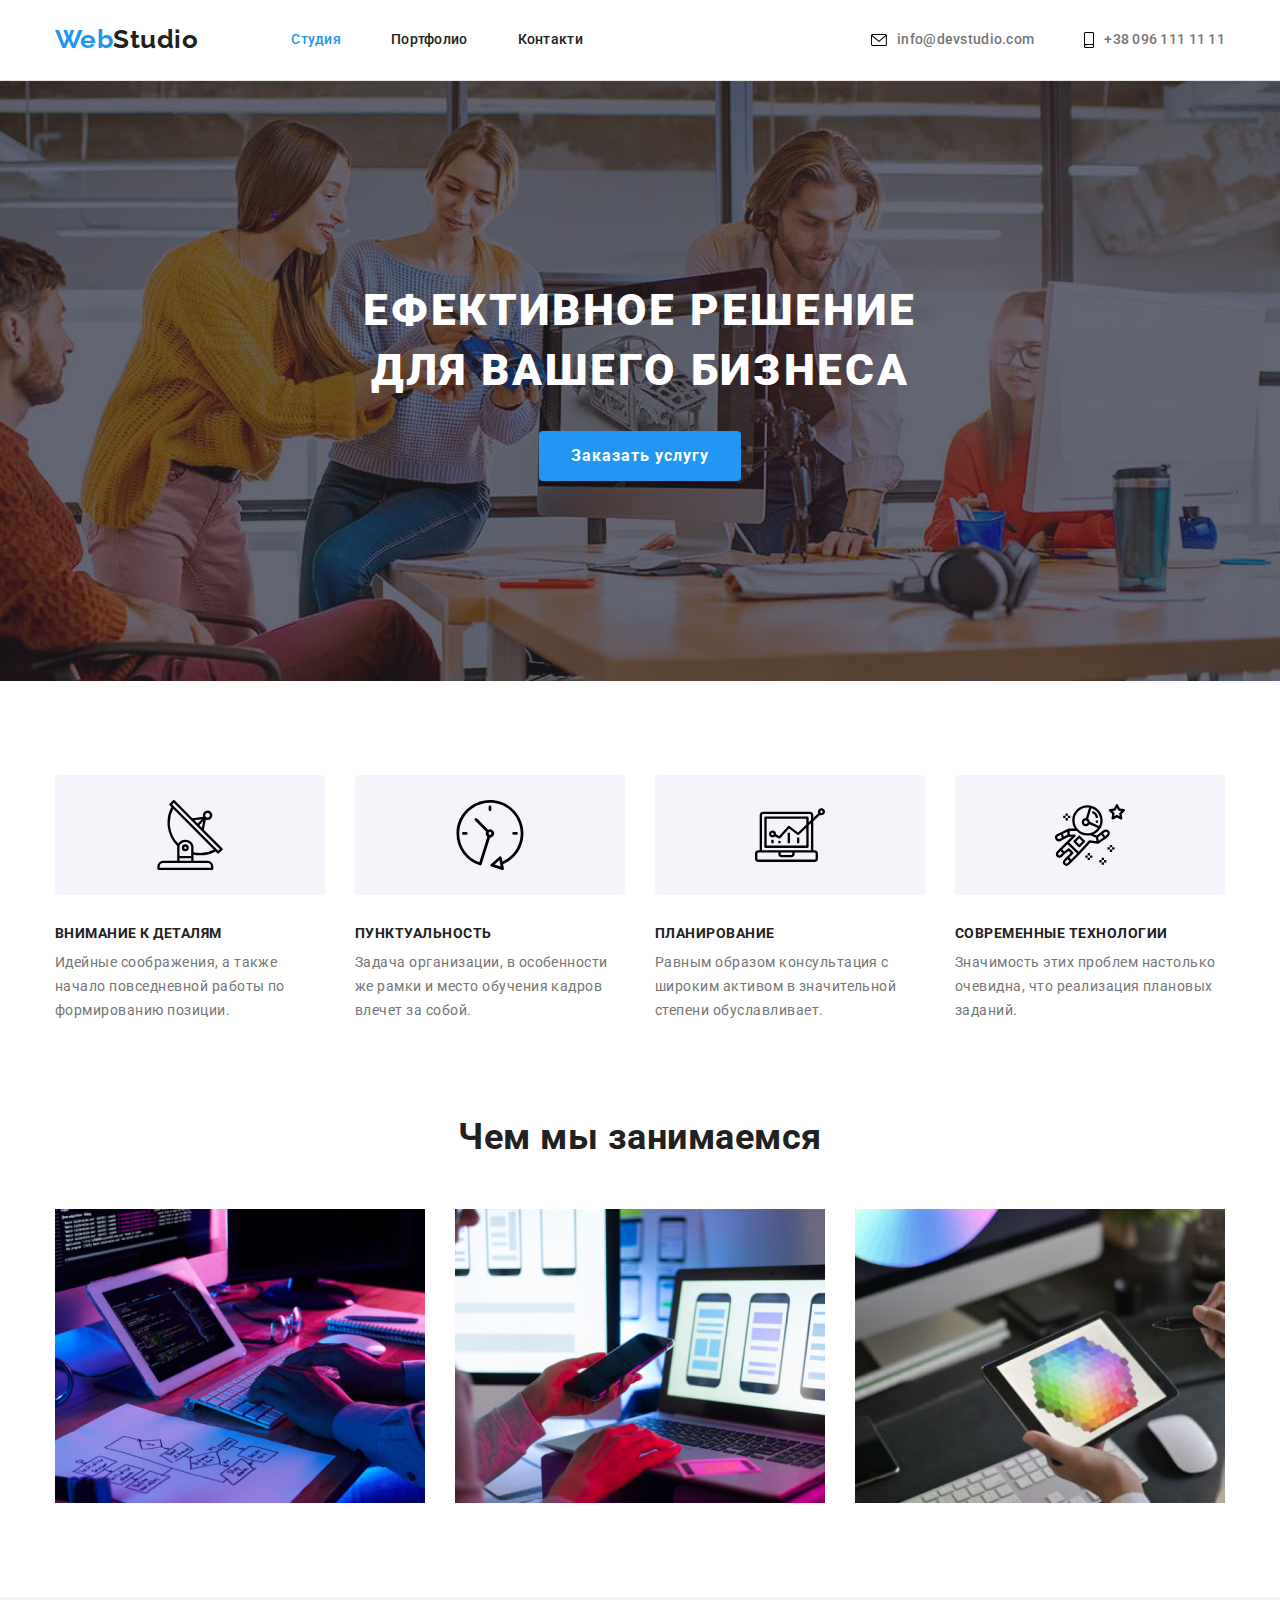
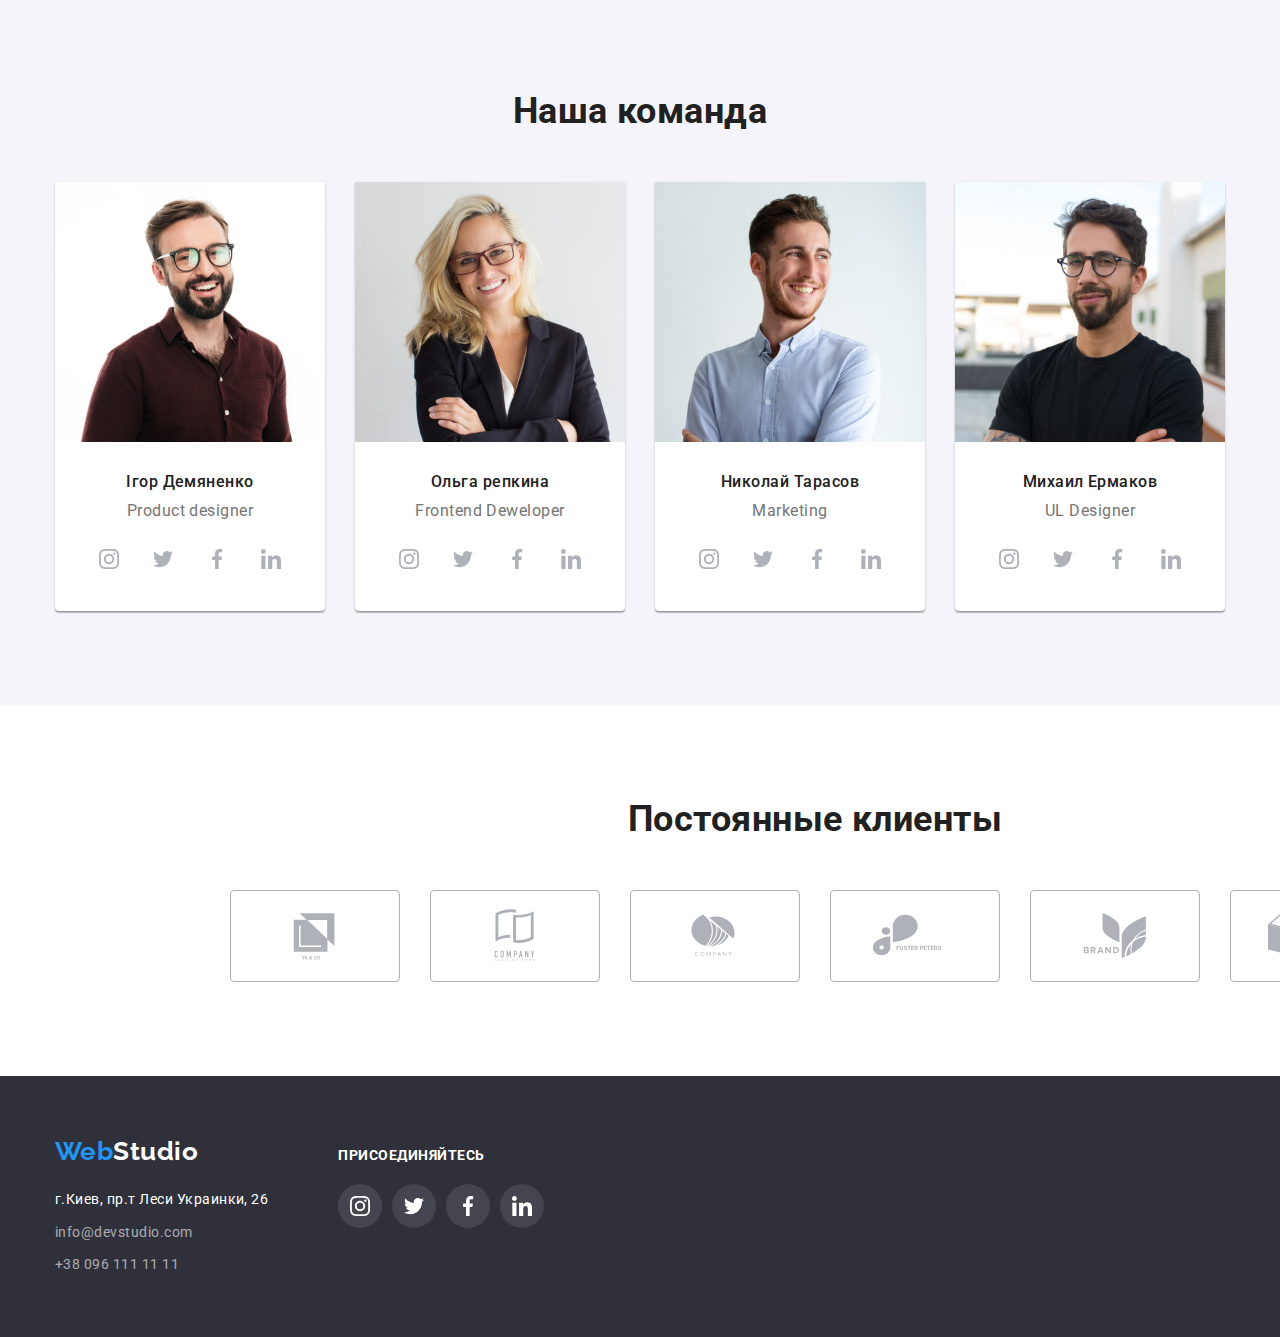
<file: index.html>
<!DOCTYPE html>
<html lang="ru">
  <head>
    <meta charset="UTF-8" />
    <meta http-equiv="X-UA-Compatible" content="IE=edge" />
    <meta name="viewport" content="width=device-width, initial-scale=1.0" />
    <title>WebStudio</title>
    <link rel="preconnect" href="https://fonts.googleapis.com" />
    <link rel="preconnect" href="https://fonts.gstatic.com" crossorigin />
    <link
      href="https://fonts.googleapis.com/css2?family=Raleway:wght@700&family=Roboto:wght@400;500;700;900&display=swap"
      rel="stylesheet"
    />
    <link
      rel="stylesheet"
      href="https://cdnjs.cloudflare.com/ajax/libs/modern-normalize/1.1.0/modern-normalize.min.css"
    />
    <link rel="stylesheet" href="./css/styles.css" />
  </head>
  <body>
    <!-- Header -->
    <header class="header">
      <div class="container head-nav">
        <nav class="head-nav">
          <a class="logo-top" href="./index.html"><span class="web">Web</span>Studio</a>
          <ul class="navigation">
            <li class="nav-item">
              <a class="nav-link current" href="./index.html">Студия</a>
            </li>
            <li class="nav-item">
              <a class="nav-link" href="./portfolio.html">Портфолио</a>
            </li>
            <li class="nav-item">
              <a class="nav-link" href="./portfolio.html">Контакти</a>
            </li>
          </ul>
        </nav>
        <ul class="contact-list">
          <li class="contact-item">
            <a class="top-contact" href="mailto:info@devstudio.com">
              <svg class="mail" width="16" height="12">
                <use href="./images/decoration/icons/symbol-defs.svg#icon-envelope"></use>
              </svg>
              info@devstudio.com
            </a>
          </li>
          <li class="contact-item">
            <a class="top-contact" href="tel:+380961111111">
              <svg class="phone" width="10" height="16">
                <use href="./images/decoration/icons/symbol-defs.svg#icon-smartphone"></use>
              </svg>
              +38 096 111 11 11</a
            >
          </li>
        </ul>
      </div>
    </header>
    <!--title-->

    <main>
      <section class="first-sec background">
        <div class="container hero">
          <h1 class="main-title">
            Eфективное решение<br />
            для вашего бизнеса
          </h1>
          <button class="btn primary" type="button" data-modal-open>Заказать услугу</button>
        </div>
      </section>

      <!--Advantages-->
      <section class="advantages section">
        <div class="container advant">
          <h2 class="hidden">Преимущества</h2>
          <ul class="advantages-list">
            <li class="adv-item">
              <div class="devices">
                <svg class="dev-icon" width="70" height="70">
                  <use href="./images/decoration/icons/symbol-defs.svg#icon-antenna"></use>
                </svg>
              </div>

              <h3 class="advantages-title">Внимание к деталям</h3>
              <p class="advantages-text">
                Идейные соображения, а также начало повседневной работы по формированию позиции.
              </p>
            </li>
            <li class="adv-item">
              <div class="devices">
                <svg class="dev-icon" width="70" height="70">
                  <use href="./images/decoration/icons/symbol-defs.svg#icon-clock"></use>
                </svg>
              </div>
              <h3 class="advantages-title">Пунктуальность</h3>
              <p class="advantages-text">
                Задача организации, в особенности же рамки и место обучения кадров влечет за собой.
              </p>
            </li>
            <li class="adv-item diagram">
              <div class="devices">
                <svg class="dev-icon" width="70" height="70">
                  <use href="./images/decoration/icons/symbol-defs.svg#icon-diagram"></use>
                </svg>
              </div>
              <h3 class="advantages-title">Планирование</h3>
              <p class="advantages-text">
                Равным образом консультация с широким активом в значительной степени обуславливает.
              </p>
            </li>
            <li class="adv-item astronaut">
              <div class="devices">
                <svg class="dev-icon" width="70" height="70">
                  <use href="./images/decoration/icons/symbol-defs.svg#icon-astronaut"></use>
                </svg>
              </div>
              <h3 class="advantages-title">Современные технологии</h3>
              <p class="advantages-text">
                Значимость этих проблем настолько очевидна, что реализация плановых заданий.
              </p>
            </li>
          </ul>
        </div>
      </section>

      <!--our-work-->
      <section class="our-work">
        <div class="container">
          <h2 class="section-title">Чем мы занимаемся</h2>
          <ul class="work-list">
            <li class="img-item">
              <img class="work-image" src="./images/work/box1.jpg" alt="разметка" />
            </li>
            <li class="img-item">
              <img class="work-image" src="./images/work/box2.jpg" alt="подбор стилей" />
            </li>
            <li class="img-item">
              <img class="work-image" src="./images/work/box3.jpg" alt="подбор цветов" />
            </li>
          </ul>
        </div>
      </section>
      <!--Our-team-->
      <section class="our-members section">
        <div class="container">
          <h2 class="section-title">Наша команда</h2>
          <ul class="img-list">
            <li class="team-item">
              <img src="./images/employees/emp1.jpg" alt="Ігор Демяненко" width="270" />
              <h3 class="mbr-name">Ігор Демяненко</h3>
              <p class="mbr-text">Product designer</p>

              <ul class="socials">
                <li class="comapnies-item">
                  <a class="icon-link" href="https://www.instagram.com">
                    <svg class="inst-icon" width="20" height="20px">
                      <use href="./images/decoration/icons/symbol-defs.svg#icon-inst"></use>
                    </svg>
                  </a>
                </li>
                <li class="comapnies-item">
                  <a class="icon-link" href="https://www.twitter.com">
                    <svg class="twit-icon" width="20" height="20px">
                      <use href="./images/decoration/icons/symbol-defs.svg#icon-twit"></use>
                    </svg>
                  </a>
                </li>
                <li class="comapnies-item">
                  <a class="icon-link" href="https://www.facebook.com">
                    <svg class="face-icon" width="20" height="20px">
                      <use href="./images/decoration/icons/symbol-defs.svg#icon-face"></use>
                    </svg>
                  </a>
                </li>
                <li class="comapnies-item">
                  <a class="icon-link" href="https://www.linkedin.com">
                    <svg class="in-icon" width="20" height="20px">
                      <use href="./images/decoration/icons/symbol-defs.svg#icon-in"></use>
                    </svg>
                  </a>
                </li>
              </ul>
            </li>
            <li class="team-item">
              <img src="./images/employees/emp2.jpg" alt="Ольга репкина" width="270" />
              <h3 class="mbr-name">Ольга репкина</h3>
              <p class="mbr-text">Frontend Deweloper</p>
              <ul class="socials">
                <li class="comapnies-item">
                  <a class="icon-link" href="https://www.instagram.com">
                    <svg class="inst-icon" width="20" height="20px">
                      <use href="./images/decoration/icons/symbol-defs.svg#icon-inst"></use>
                    </svg>
                  </a>
                </li>
                <li class="comapnies-item">
                  <a class="icon-link" href="https://www.twitter.com">
                    <svg class="twit-icon" width="20" height="20px">
                      <use href="./images/decoration/icons/symbol-defs.svg#icon-twit"></use>
                    </svg>
                  </a>
                </li>
                <li class="comapnies-item">
                  <a class="icon-link" href="https://www.facebook.com">
                    <svg class="face-icon" width="20" height="20px">
                      <use href="./images/decoration/icons/symbol-defs.svg#icon-face"></use>
                    </svg>
                  </a>
                </li>
                <li class="comapnies-item">
                  <a class="icon-link" href="https://www.linkedin.com">
                    <svg class="in-icon" width="20" height="20px">
                      <use href="./images/decoration/icons/symbol-defs.svg#icon-in"></use>
                    </svg>
                  </a>
                </li>
              </ul>
            </li>

            <li class="team-item">
              <img src="./images/employees/emp3.jpg" alt="Николай Тарасов" width="270" />
              <h3 class="mbr-name">Николай Тарасов</h3>
              <p class="mbr-text">Marketing</p>
              <ul class="socials">
                <li class="comapnies-item">
                  <a class="icon-link" href="https://www.instagram.com">
                    <svg class="inst-icon" width="20" height="20px">
                      <use href="./images/decoration/icons/symbol-defs.svg#icon-inst"></use>
                    </svg>
                  </a>
                </li>
                <li class="comapnies-item">
                  <a class="icon-link" href="https://www.twitter.com">
                    <svg class="twit-icon" width="20" height="20px">
                      <use href="./images/decoration/icons/symbol-defs.svg#icon-twit"></use>
                    </svg>
                  </a>
                </li>
                <li class="comapnies-item">
                  <a class="icon-link" href="https://www.facebook.com">
                    <svg class="face-icon" width="20" height="20px">
                      <use href="./images/decoration/icons/symbol-defs.svg#icon-face"></use>
                    </svg>
                  </a>
                </li>
                <li class="comapnies-item">
                  <a class="icon-link" href="https://www.linkedin.com">
                    <svg class="in-icon" width="20" height="20px">
                      <use href="./images/decoration/icons/symbol-defs.svg#icon-in"></use>
                    </svg>
                  </a>
                </li>
              </ul>
            </li>

            <li class="team-item">
              <img src="./images/employees/emp4.jpg" alt="Михаил Ермаков" width="270" />
              <h3 class="mbr-name">Михаил Ермаков</h3>
              <p class="mbr-text">UL Designer</p>
              <ul class="socials">
                <li class="comapnies-item">
                  <a class="icon-link" href="https://www.instagram.com">
                    <svg class="inst-icon" width="20" height="20px">
                      <use href="./images/decoration/icons/symbol-defs.svg#icon-inst"></use>
                    </svg>
                  </a>
                </li>
                <li class="comapnies-item">
                  <a class="icon-link" href="https://www.twitter.com">
                    <svg class="twit-icon" width="20" height="20px">
                      <use href="./images/decoration/icons/symbol-defs.svg#icon-twit"></use>
                    </svg>
                  </a>
                </li>
                <li class="comapnies-item">
                  <a class="icon-link" href="https://www.facebook.com">
                    <svg class="face-icon" width="20" height="20px">
                      <use href="./images/decoration/icons/symbol-defs.svg#icon-face"></use>
                    </svg>
                  </a>
                </li>
                <li class="comapnies-item">
                  <a class="icon-link" href="https://www.linkedin.com">
                    <svg class="in-icon" width="20" height="20px">
                      <use href="./images/decoration/icons/symbol-defs.svg#icon-in"></use>
                    </svg>
                  </a>
                </li>
              </ul>
            </li>
          </ul>
        </div>
      </section>
    </main>
    <!-- Comapnies -->
    <section class="companies">
      <div class="container">
        <h2 class="section-title">Постоянные клиенты</h2>
        <ul class="companies-list">
          <li class="companies-item">
            <a class="companies-link" href="#"
              ><svg width="106" height="60">
                <use href="./images/decoration/icons/symbol-defs.svg#icon-yaco"></use></svg
            ></a>
          </li>
          <li class="companies-item">
            <a class="companies-link" href="#"
              ><svg width="106" height="60">
                <use href="./images/decoration/icons/symbol-defs.svg#icon-tag"></use></svg
            ></a>
          </li>
          <li class="companies-item">
            <a class="companies-link" href="#"
              ><svg width="106" height="60">
                <use href="./images/decoration/icons/symbol-defs.svg#icon-company"></use></svg
            ></a>
          </li>
          <li class="companies-item">
            <a class="companies-link" href="#"
              ><svg width="106" height="60">
                <use href="./images/decoration/icons/symbol-defs.svg#icon-foster"></use></svg
            ></a>
          </li>
          <li class="companies-item">
            <a class="companies-link" href="#"
              ><svg width="106" height="60">
                <use href="./images/decoration/icons/symbol-defs.svg#icon-brand"></use></svg
            ></a>
          </li>
          <li class="companies-item">
            <a class="companies-link" href="#"
              ><svg width="106" height="60">
                <use href="./images/decoration/icons/symbol-defs.svg#icon-comp-tag"></use></svg
            ></a>
          </li>
        </ul>
      </div>
    </section>
    <!--footer -->
    <footer class="footer">
      <div class="container">
        <div class="footer-flex">
          <div>
            <a class="logo-bot" href="info@dvstudio.com"><span class="web">Web</span>Studio</a>
            <address class="main-adress">
              <ul class="bot-address-list">
                <li class="bot-address-item">
                  <a class="street-link" href="#">г.Киев, пр.т Леси Украинки, 26</a>
                </li>
                <li class="bot-address-item">
                  <a class="bot-contact-link" href="mailto:info@devstudio.com"
                    >info@devstudio.com</a
                  >
                </li>
                <li class="bot-address-item">
                  <a class="bot-contact-link" href="tel:+380961111111">+38 096 111 11 11</a>
                </li>
              </ul>
            </address>
          </div>

          <div class="social-block">
            <h2 class="socials-title">присоединяйтесь</h2>
            <ul class="footer-socials">
              <li class="comapnies-item">
                <a class="icon-link fticon" href="https://www.instagram.com">
                  <svg class="inst-icon" width="20" height="20px">
                    <use href="./images/decoration/icons/symbol-defs.svg#icon-inst"></use>
                  </svg>
                </a>
              </li>
              <li class="comapnies-item">
                <a class="icon-link fticon" href="https://www.twitter.com">
                  <svg class="twit-icon" width="20" height="20px">
                    <use href="./images/decoration/icons/symbol-defs.svg#icon-twit"></use>
                  </svg>
                </a>
              </li>
              <li class="comapnies-item">
                <a class="icon-link fticon" href="https://www.facebook.com">
                  <svg class="face-icon" width="20" height="20px">
                    <use href="./images/decoration/icons/symbol-defs.svg#icon-face"></use>
                  </svg>
                </a>
              </li>
              <li class="comapnies-item">
                <a class="icon-link fticon" href="https://www.linkedin.com">
                  <svg class="in-icon" width="20" height="20px">
                    <use href="./images/decoration/icons/symbol-defs.svg#icon-in"></use>
                  </svg>
                </a>
              </li>
            </ul>
          </div>
        </div>
      </div>
    </footer>
    <div class="backdrop is-hidden" data-modal>
      <div class="modal">
        <button class="btn-close" data-modal-close>&#9747;</button>
      </div>
    </div>
     <script src="./js/modal.js"></script>
  </body>
</html>
</file>
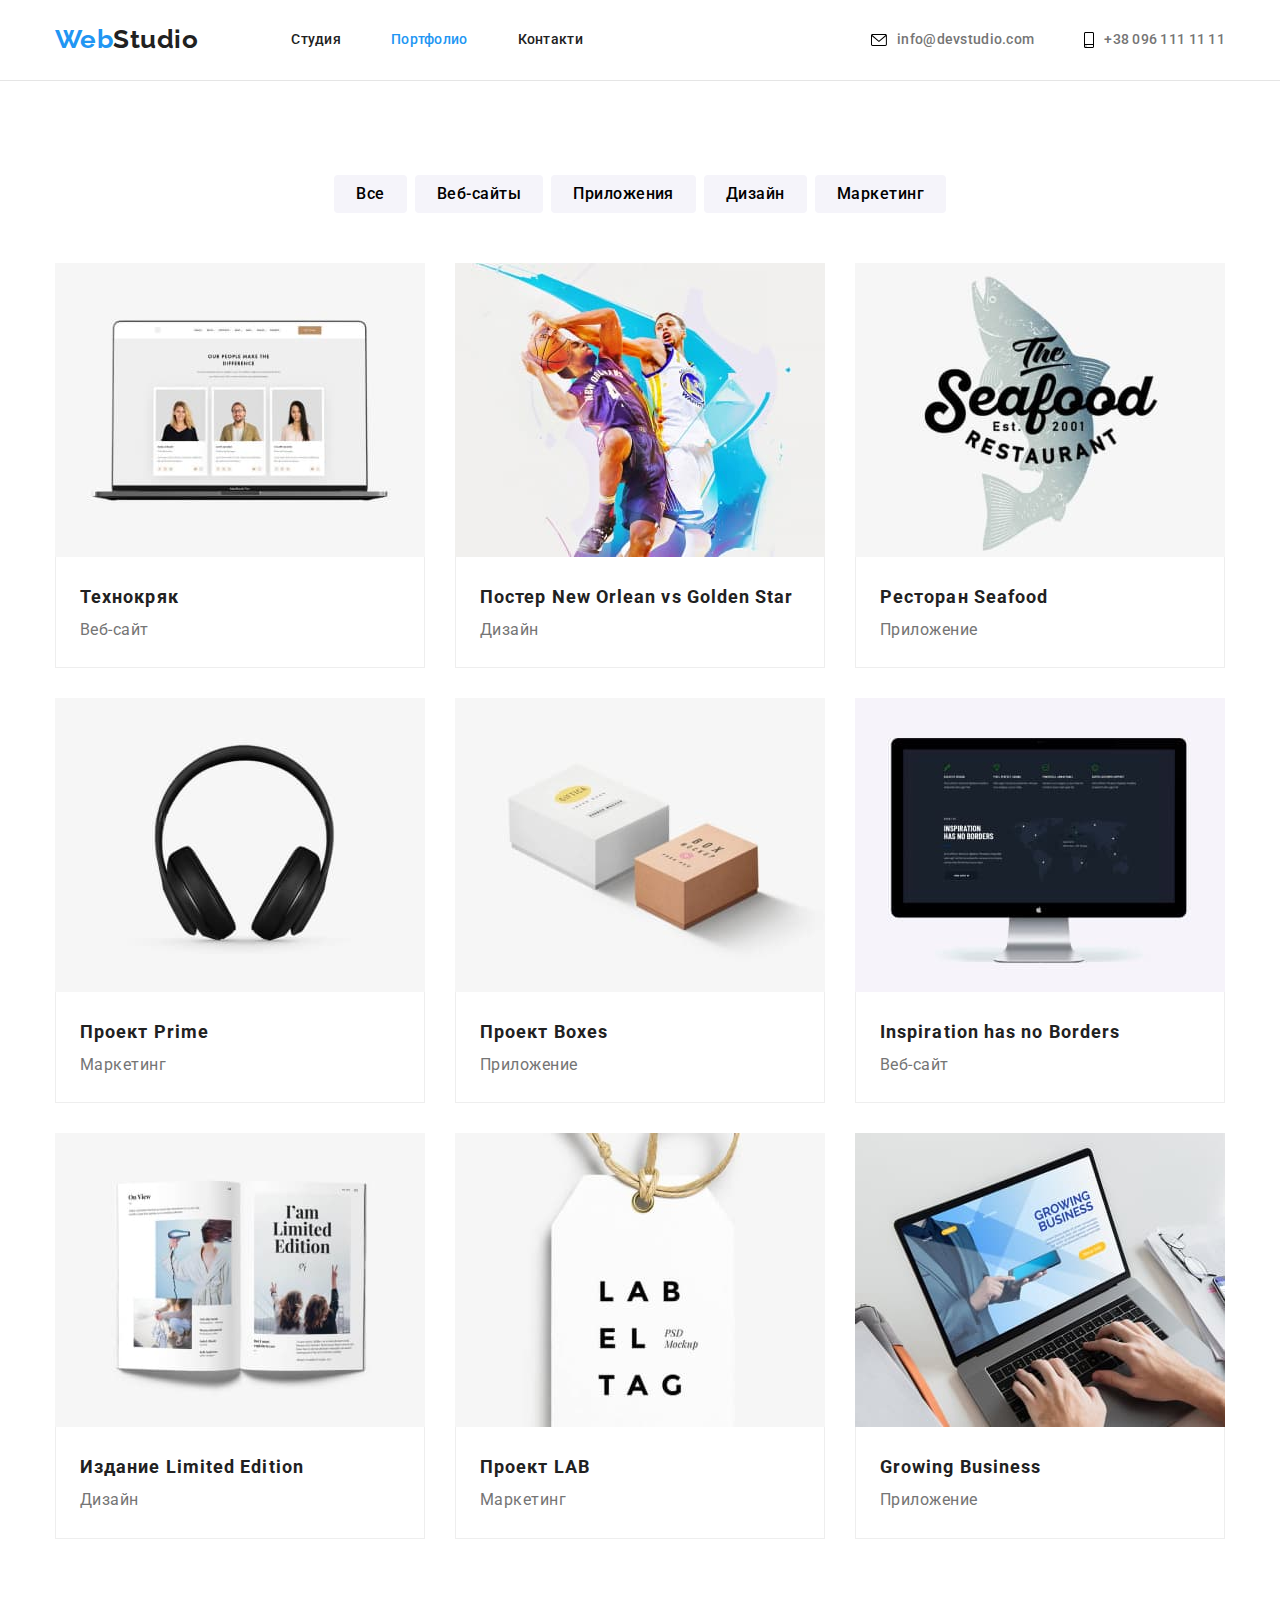
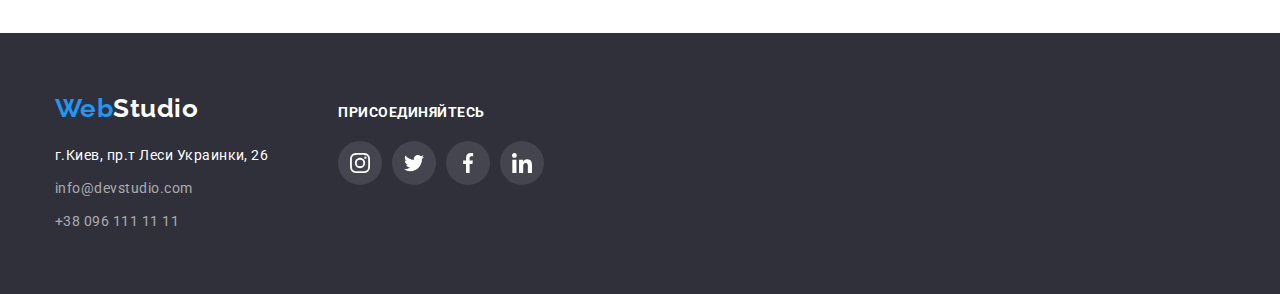
<file: portfolio.html>
<!DOCTYPE html>
<html lang="ru">
  <head>
    <meta charset="UTF-8" />
    <meta http-equiv="X-UA-Compatible" content="IE=edge" />
    <meta name="viewport" content="width=device-width, initial-scale=1.0" />
    <title>Portfolio</title>
    <link rel="preconnect" href="https://fonts.googleapis.com" />
    <link rel="preconnect" href="https://fonts.gstatic.com" crossorigin />
    <link
      href="https://fonts.googleapis.com/css2?family=Raleway:wght@700&family=Roboto:wght@400;500;700;900&display=swap"
      rel="stylesheet"
    />
    <link
      rel="stylesheet"
      href="https://cdnjs.cloudflare.com/ajax/libs/modern-normalize/1.1.0/modern-normalize.min.css"
    />
    <link rel="stylesheet" href="./css/styles.css" />
  </head>
  <body>
    <!-- Header -->
    <header class="header">
      <div class="container head-nav">
        <nav class="head-nav">
          <a class="logo-top" href="./index.html"><span class="web">Web</span>Studio</a>
          <ul class="navigation">
            <li class="nav-item">
              <a class="nav-link" href="./index.html">Студия</a>
            </li>
            <li class="nav-item">
              <a class="nav-link current" href="./portfolio.html">Портфолио</a>
            </li>
            <li class="nav-item">
              <a class="nav-link" href="./portfolio.html">Контакти</a>
            </li>
          </ul>
        </nav>
        <ul class="contact-list">
          <li class="contact-item">
            <a class="top-contact" href="mailto:info@devstudio.com">
              <svg class="mail" width="16" height="12">
                <use href="./images/decoration/icons/symbol-defs.svg#icon-envelope"></use>
              </svg>
              info@devstudio.com
            </a>
          </li>
          <li class="contact-item">
            <a class="top-contact" href="tel:+380961111111">
              <svg class="phone" width="10" height="16">
                <use href="./images/decoration/icons/symbol-defs.svg#icon-smartphone"></use>
              </svg>
              +38 096 111 11 11</a
            >
          </li>
        </ul>
      </div>
    </header>
    <!-- main -->
    <main>
      <!-- portfolio -->
      <section class="section-prt section">
        <div class="container">
          <h1 class="hidden">Меню портфолио</h1>

          <ul class="btn-list">
            <li class="btn-item"><button class="btn secondary" type="button">Все</button></li>
            <li class="btn-item"><button class="btn secondary" type="button">Веб-сайты</button></li>
            <li class="btn-item">
              <button class="btn secondary" type="button">Приложения</button>
            </li>
            <li class="btn-item"><button class="btn secondary" type="button">Дизайн</button></li>
            <li class="btn-item"><button class="btn secondary" type="button">Маркетинг</button></li>
          </ul>

          <ul class="gallery-list">
            <li class="galery-item">
              <a class="galery-link" href="#">
                <div class="produkt-thumb">
                  <div class="product-box">
                    <img
                      class="galery-img"
                      src="./images/galery/project1.jpg"
                      alt="технокряк"
                      width="370"
                      height="294"
                    />
                    <p class="product-desc">
                      Ресурс предлагает комплексные предложения с разным уровнем функционала и
                      сервисов. Все это позволит посетителю получить исчерпывающие сведения о
                      компании или частном лице.
                    </p>
                  </div>
                </div>

                <div class="prt-descrition">
                  <h2 class="prt-title">Технокряк</h2>
                  <p class="prt-text">Веб-сайт</p>
                </div>
              </a>
            </li>
            <li class="galery-item">
              <a class="galery-link" href="#">
                <div class="produkt-thumb">
                  <div class="product-box">
                    <img
                      class="galery-img"
                      src="./images/galery/project2.jpg"
                      alt="постер два баскидболісти"
                      width="370"
                      height="294"
                    />
                    <p class="product-desc">
                      Ресурс предлагает комплексные предложения с разным уровнем функционала и
                      сервисов. Все это позволит посетителю получить исчерпывающие сведения о
                      компании или частном лице.
                    </p>
                  </div>
                </div>
                <div class="prt-descrition">
                  <h2 class="prt-title">Постер New Orlean vs Golden Star</h2>
                  <p class="prt-text">Дизайн</p>
                </div>
              </a>
            </li>
            <li class="galery-item">
              <a class="galery-link" href="#">
                <div class="produkt-thumb">
                  <div class="product-box">
                    <img
                      class="galery-img"
                      src="./images/galery/project3.jpg"
                      alt="емблема ресторану Sea Food"
                      width="370"
                      height="294"
                    />
                    <p class="product-desc">
                      Ресурс предлагает комплексные предложения с разным уровнем функционала и
                      сервисов. Все это позволит посетителю получить исчерпывающие сведения о
                      компании или частном лице.
                    </p>
                  </div>
                </div>
                <div class="prt-descrition">
                  <h2 class="prt-title">Ресторан Seafood</h2>
                  <p class="prt-text">Приложение</p>
                </div>
              </a>
            </li>
            <li class="galery-item">
              <a class="galery-link" href="#">
                <div class="produkt-thumb">
                  <div class="product-box">
                    <img
                      class="galery-img"
                      src="./images/galery/project4.jpg"
                      alt="наушники"
                      width="370"
                      height="294"
                    />
                    <p class="product-desc">
                      Ресурс предлагает комплексные предложения с разным уровнем функционала и
                      сервисов. Все это позволит посетителю получить исчерпывающие сведения о
                      компании или частном лице.
                    </p>
                  </div>
                </div>
                <div class="prt-descrition">
                  <h2 class="prt-title">Проект Prime</h2>
                  <p class="prt-text">Маркетинг</p>
                </div>
              </a>
            </li>
            <li class="galery-item">
              <a class="galery-link" href="#">
                <div class="produkt-thumb">
                  <div class="product-box">
                    <img
                      class="galery-img"
                      src="./images/galery/project5.jpg"
                      alt="дві коробочки"
                      width="370"
                      height="294"
                    />
                    <p class="product-desc">
                      Ресурс предлагает комплексные предложения с разным уровнем функционала и
                      сервисов. Все это позволит посетителю получить исчерпывающие сведения о
                      компании или частном лице.
                    </p>
                  </div>
                </div>
                <div class="prt-descrition">
                  <h2 class="prt-title">Проект Boxes</h2>
                  <p class="prt-text">Приложение</p>
                </div>
              </a>
            </li>
            <li class="galery-item">
              <a class="galery-link" href="#">
                <div class="produkt-thumb">
                  <div class="product-box">
                    <img
                      class="galery-img"
                      src="./images/galery/project6.jpg"
                      alt="монітор"
                      width="370"
                      height="294"
                    />
                    <p class="product-desc">
                      Ресурс предлагает комплексные предложения с разным уровнем функционала и
                      сервисов. Все это позволит посетителю получить исчерпывающие сведения о
                      компании или частном лице.
                    </p>
                  </div>
                </div>
                <div class="prt-descrition">
                  <h2 class="prt-title">Inspiration has no Borders</h2>
                  <p class="prt-text">Веб-сайт</p>
                </div>
              </a>
            </li>
            <li class="galery-item">
              <a class="galery-link" href="#">
                <div class="produkt-thumb">
                  <div class="product-box">
                    <img
                      class="galery-img"
                      src="./images/galery/project7.jpg"
                      alt="книга"
                      width="370"
                      height="294"
                    />
                    <p class="product-desc">
                      Ресурс предлагает комплексные предложения с разным уровнем функционала и
                      сервисов. Все это позволит посетителю получить исчерпывающие сведения о
                      компании или частном лице.
                    </p>
                  </div>
                </div>
                <div class="prt-descrition">
                  <h2 class="prt-title">Издание Limited Edition</h2>
                  <p class="prt-text">Дизайн</p>
                </div>
              </a>
            </li>
            <li class="galery-item">
              <a class="galery-link" href="#">
                <div class="produkt-thumb">
                  <div class="product-box">
                    <img
                      class="galery-img"
                      src="./images/galery/project8.jpg"
                      alt="брилок"
                      width="370"
                      height="294"
                    />
                    <p class="product-desc">
                      Ресурс предлагает комплексные предложения с разным уровнем функционала и
                      сервисов. Все это позволит посетителю получить исчерпывающие сведения о
                      компании или частном лице.
                    </p>
                  </div>
                </div>
                <div class="prt-descrition">
                  <h2 class="prt-title">Проект LAB</h2>
                  <p class="prt-text">Маркетинг</p>
                </div>
              </a>
            </li>
            <li class="galery-item">
              <a class="galery-link" href="#">
                <div class="produkt-thumb">
                  <div class="product-box">
                    <img
                      class="galery-img"
                      src="./images/galery/project9.jpg"
                      alt="робота за лаптопом"
                      width="370"
                      height="294"
                    />
                    <p class="product-desc">
                      Ресурс предлагает комплексные предложения с разным уровнем функционала и
                      сервисов. Все это позволит посетителю получить исчерпывающие сведения о
                      компании или частном лице.
                    </p>
                  </div>
                </div>
                <div class="prt-descrition">
                  <h2 class="prt-title">Growing Business</h2>
                  <p class="prt-text">Приложение</p>
                </div>
              </a>
            </li>
          </ul>
        </div>
      </section>
    </main>
    <!--footer -->
    <footer class="footer">
      <div class="container">
        <div class="footer-flex">
          <div>
            <a class="logo-bot" href="info@dvstudio.com"><span class="web">Web</span>Studio</a>
            <address class="main-adress">
              <ul class="bot-address-list">
                <li class="bot-address-item">
                  <a class="street-link" href="#">г.Киев, пр.т Леси Украинки, 26</a>
                </li>
                <li class="bot-address-item">
                  <a class="bot-contact-link" href="mailto:info@devstudio.com"
                    >info@devstudio.com</a
                  >
                </li>
                <li class="bot-address-item">
                  <a class="bot-contact-link" href="tel:+380961111111">+38 096 111 11 11</a>
                </li>
              </ul>
            </address>
          </div>

          <div class="social-block">
            <h2 class="socials-title">присоединяйтесь</h2>
            <ul class="footer-socials">
              <li class="comapnies-item">
                <a class="icon-link fticon" href="https://www.instagram.com">
                  <svg class="inst-icon" width="20" height="20px">
                    <use href="./images/decoration/icons/symbol-defs.svg#icon-inst"></use>
                  </svg>
                </a>
              </li>
              <li class="comapnies-item">
                <a class="icon-link fticon" href="https://www.twitter.com">
                  <svg class="twit-icon" width="20" height="20px">
                    <use href="./images/decoration/icons/symbol-defs.svg#icon-twit"></use>
                  </svg>
                </a>
              </li>
              <li class="comapnies-item">
                <a class="icon-link fticon" href="https://www.facebook.com">
                  <svg class="face-icon" width="20" height="20px">
                    <use href="./images/decoration/icons/symbol-defs.svg#icon-face"></use>
                  </svg>
                </a>
              </li>
              <li class="comapnies-item">
                <a
                  class="icon-link fticon"
                  href="https://www.linkedin.com"
                  target="_blank"
                  rel="noopener noreferrer"
                  aria-label="linkedin"
                >
                  <svg class="in-icon" width="20" height="20px">
                    <use href="./images/decoration/icons/symbol-defs.svg#icon-in"></use>
                  </svg>
                </a>
              </li>
            </ul>
          </div>
        </div>
      </div>
    </footer>
  
  </body>
</html>
</file>
<file: css/styles.css>
:root {
  --bgc-color-white: #e5e5e5;
  --title-text-color: #212121;
  --accent-color: #2196f3;
  --paragraf-color: #757575;
  --bot-contact-rgb: rgba(255, 255, 255, 0.6);
  --footer-color: #2f303a;
  --white-color: #ffffff;
  /* Fonts */
  --main-font: Roboto;
}
body {
  font-family: 'Roboto', sans-serif;
  background-color: var(--white-color);
  color: var(--title-text-color);
  letter-spacing: 0.03em;
}
.container {
  margin-left: auto;
  margin-right: auto;
  width: 1200px;
  padding-left: 15px;
  padding-right: 15px;
}

a {
  color: inherit;
  text-decoration: none;
}

img {
  display: block;
}

h1,
h2,
h3,
h4,
h5,
h6,
ul,
p {
  margin: 0;
  padding: 0;
  list-style: none;
}

.hidden {
  position: absolute;
  width: 1px;
  height: 1px;
  margin: -1px;
  border: 0;
  padding: 0;
  white-space: nowrap;
  clip-path: inset(100%);
  clip: rect(0 0 0 0);
  overflow: hidden;
}
/* ===============
/* Header */
/* ============= / */

.header {
  background-color: var(--white-color);
  border-bottom: 1px solid var(--bgc-color-white);
}
/* Logo */
.logo-top,
.logo-bot,
.web {
  font-family: 'Raleway';
  font-weight: 700;
  font-size: 26px;
  line-height: 1.2;
}

.logo-bot {
  color: var(--white-color);
}
.web {
  color: var(--accent-color);
}

/* Main Nav */
.head-nav {
  display: flex;
  align-items: center;
}
.navigation {
  margin-left: 93px;
}

.navigation .nav-link {
  display: block;
  color: var(--title-text-color);
  font-weight: 500;
  font-size: 14px;
  line-height: 1.14;
  letter-spacing: 0.02em;
}
.navigation .nav-link:hover,
.navigation .nav-link:focus {
  color: var(--accent-color);
}

.nav-link.current {
  color: var(--accent-color);
}

.nav-item:not(:last-child) {
  margin-right: 50px;
}

.contact-list {
  margin-left: auto;
}
.navigation,
.contact-list {
  display: flex;
}

.contact-item:not(:last-child) {
  margin-right: 50px;
}

.top-contact,
.nav-link {
  padding: 32px 0px;
}

/* Contact */

.contact-item {
  align-items: center;
}
.top-contact {
  font-weight: 500;
  font-size: 14px;
  line-height: 1.14;
  letter-spacing: 0.02em;
  color: var(--paragraf-color);

  display: flex;
  align-items: center;
  justify-content: center;
}

.top-contact:hover,
.top-contact:focus {
  fill: var(--accent-color);
  color: var(--accent-color);
}
.mail,
.phone {
  margin-right: 10px;
  color: currentColor;
}

/* Рero-section */

.first-sec {
  text-align: center;
  align-items: center;
  padding-bottom: 200px;
  padding-top: 200px;
}
.first-sec.background {
  max-width: 1600px;
  height: 600px;
  margin-right: auto;
  margin-left: auto;

  background-image: linear-gradient(to right, rgba(47, 48, 58, 0.4), rgba(47, 48, 58, 0.4)),
    url(../images/decoration/hero.jpg);
  background-color: tomato;
  background-repeat: no-repeat;
  background-size: cover;
  background-position: center;
}
.main-title {
  font-weight: 900;
  font-size: 44px;
  line-height: 1.36;
  text-align: center;
  letter-spacing: 0.06em;
  text-transform: uppercase;
  margin-bottom: 30px;

  color: var(--white-color);
}

.btn {
  border-radius: 4px;
  min-width: 73px;

  font-family: inherit;
  cursor: pointer;
  text-align: center;
  letter-spacing: inherit;
}
.btn.primary {
  font-weight: 700;
  font-size: 16px;
  line-height: 1.9;
  letter-spacing: 0.06em;

  min-width: 200px;
  border: none;
  padding: 10px 32px;

  box-shadow: 0px 4px 4px rgba(0, 0, 0, 0.15);
  background-color: var(--accent-color);
  color: var(--white-color);
}

.btn.secondary {
  font-weight: 500;
  font-size: 16px;
  line-height: 1.6;
  text-align: center;
  padding: 6px 22px;
  border: none;
  border-radius: 4px;

  background-color: #f5f4fa;
}
.btn.secondary:hover,
.btn.secondary:focus {
  background-color: var(--accent-color);
  color: var(--white-color);
  box-shadow: 0px 3px 1px rgba(0, 0, 0, 0.1), 0px 1px 2px rgba(0, 0, 0, 0.08),
    0px 2px 2px rgba(0, 0, 0, 0.12);
}

/* Advantages */

.advantages-list {
  display: flex;
  flex-wrap: wrap;
  justify-content: center;
}

.adv-item {
  width: 270px;
  display: block;
}
.adv-item:not(:last-child) {
  margin-right: 30px;
}
.devices {
  width: 270px;
  height: 120px;
  background-color: #f5f4fa;
  margin-bottom: 30px;
  display: flex;
  justify-content: center;
  align-items: center;
  border-radius: 4px;
}

.advantages-title {
  font-size: 14px;
  line-height: 1.142;
  text-transform: uppercase;
  margin-bottom: 10px;
}

.advantages-text {
  font-size: 14px;
  line-height: 1.71;
  color: var(--paragraf-color);
}
/* Our-work */

.section-title {
  font-size: 36px;
  line-height: 1.16;
  text-align: center;
  margin-bottom: 50px;
}

.our-work {
  padding-bottom: 94px;
}
.work-list {
  display: flex;
  justify-content: center;
}
.img-item:not(:last-child) {
  margin-right: 30px;
}

/* Our Team */
.our-members {
  background-color: #f5f4fa;
}

.img-list {
  display: flex;
  flex-wrap: wrap;
  justify-content: center;
}
.team-item:not(:last-child) {
  margin-right: 30px;
}
.team-item {
  background-color: var(--white-color);
  box-shadow: 0px 1px 3px rgba(0, 0, 0, 0.12), 0px 1px 1px rgba(0, 0, 0, 0.14),
    0px 2px 1px rgba(0, 0, 0, 0.2);
  border-radius: 0px 0px 4px 4px;
}

.socials {
  width: 206px;
  height: 44px;
  margin-right: 32px;
  margin-left: 32px;
  margin-bottom: 30px;
  display: flex;
}
.icon-link {
  width: 44px;
  height: 44px;
  display: flex;
  fill: #afb1b8;
  border-radius: 50%;
  justify-content: center;
  align-items: center;
}

.comapnies-item:not(:last-child) {
  margin-right: 10px;
}

.icon-link:hover,
.icon-link:focus {
  background-color: var(--accent-color);
  fill: white;
}

.mbr-name {
  text-align: center;
  margin-bottom: 10px;
  margin-top: 30px;
  font-weight: 500;
  font-size: 16px;
  line-height: 1.2;
}
.mbr-text {
  text-align: center;
  margin-bottom: 16px;
  font-size: 16px;
  line-height: 1.2;
  color: var(--paragraf-color);
}
/* Partners */
.companies {
  padding: 94px 215px;
}

.companies-list {
  display: flex;
  justify-content: center;
}
.companies-item:not(:last-child) {
  margin-right: 30px;
}

.companies-link {
  width: 170px;
  height: 92px;
  border: 1px solid;
  display: flex;
  justify-content: center;
  align-items: center;
  border: 1px solid #afb1b8;
  fill: #afb1b8;
  border-radius: 4px;
}
.companies-link:hover,
.companies-link:focus {
  border: 1px solid var(--accent-color);
  fill: var(--accent-color);
}

/* Footer */

.footer {
  background-color: var(--footer-color);
  padding: 60px 0px;
}

.footer-flex {
  display: flex;
  align-items: baseline;
}
.main-adress {
  margin-top: 20px;

  font-style: normal;
  font-size: 14px;
  line-height: 1.71;
  color: var(--bot-contact-rgb);
}
.bot-address-item:not(:last-child) {
  margin-bottom: 9px;
}

.street-link {
  color: rgba(255, 255, 255, 1);
}

.bot-contact-link:hover,
.bot-contact-link:focus {
  color: var(--accent-color);
}

/* Socials */
.social-block {
  margin-left: 70px;
}

.footer-socials {
  display: flex;
  margin-top: 20px;
}
.icon-link {
  background: rgba(255, 255, 255, 0.1);
}
.fticon {
  fill: var(--white-color);
}
.socials-title {
  font-size: 14px;
  line-height: 1.14;
  text-transform: uppercase;

  color: var(--white-color);
}

/* portfolio title */

.header-prt {
  background-color: var(--white-color);
  border-bottom: 1px solid var(--bgc-color-white);
}

.section {
  padding-bottom: 94px;
  padding-top: 94px;
}

.prt-title {
  font-size: 18px;
  line-height: 2;
  letter-spacing: 0.06em;
}

/* Portfolio text */
.gallery-list {
  display: flex;
  flex-wrap: wrap;
  width: 370;
}

.prt-descrition {
  border: 1px solid #eeeeee;
  border-top: 0px;
  padding: 22px 24px;
}

.galery-item {
  margin-right: 30px;
  margin-bottom: 30px;
}
.galery-item:hover,
.galery-item:focus {
  box-shadow: 0px 1px 1px rgba(0, 0, 0, 0.12), 0px 4px 4px rgba(0, 0, 0, 0.06),
    1px 4px 6px rgba(0, 0, 0, 0.16);
}

.galery-item:nth-child(3n) {
  margin-right: 0;
}
.galery-item:nth-last-child(-n + 3) {
  margin-bottom: 0;
}

.prt-text {
  font-size: 16px;
  line-height: 1.9;
  color: var(--paragraf-color);
}
.btn-list {
  display: flex;
  justify-content: center;
  margin-bottom: 50px;
}
.btn-item:not(:last-child) {
  margin-right: 8px;
}

.produkt-thumb {
  position: relative;
}
.product-box:hover::before {
  background-color: rgba(33, 150, 243, 0.9);
  content: '';
  display: inline-block;
  position: absolute;
  top: 0;
  left: 0;
  width: 100%;
  height: 100%;
}

.product-desc {
  position: absolute;
  top: 50%;
  left: 50%;
  width: 100%;
  height: 100%;
  transform: translate(-50%, -50%);

  opacity: 0;
  padding: 63px 24px;

  font-size: 18px;
  line-height: 1.5;

  color: var(--white-color);
}

.product-box:hover .product-desc {
  opacity: 1;
}

.backdrop {
  position: fixed;
  top: 0;
  left: 0;

  width: 100%;
  height: 100%;

  background: rgba(0, 0, 0, 0.2);
}
.backdrop.is-hidden {
  opacity: 0;
  pointer-events: none;
}

.modal {
  position: absolute;
  top: 50%;
  left: 50%;
  transform: translate(-50%, -50%);

  width: 528px;
  height: 581px;

  background: var(--white-color);
  box-shadow: 0px 1px 3px rgba(0, 0, 0, 0.12), 0px 1px 1px rgba(0, 0, 0, 0.14),
    0px 2px 1px rgba(0, 0, 0, 0.2);
  border-radius: 4px;
}
.btn-close {
  position: absolute;
  top: 0;
  right: 0;

  width: 30px;
  height: 30px;
  margin: 8px;

  background: #ffffff;
  border-radius: 50%;
  border: 1px solid rgba(0, 0, 0, 0.1);
}
</file>
